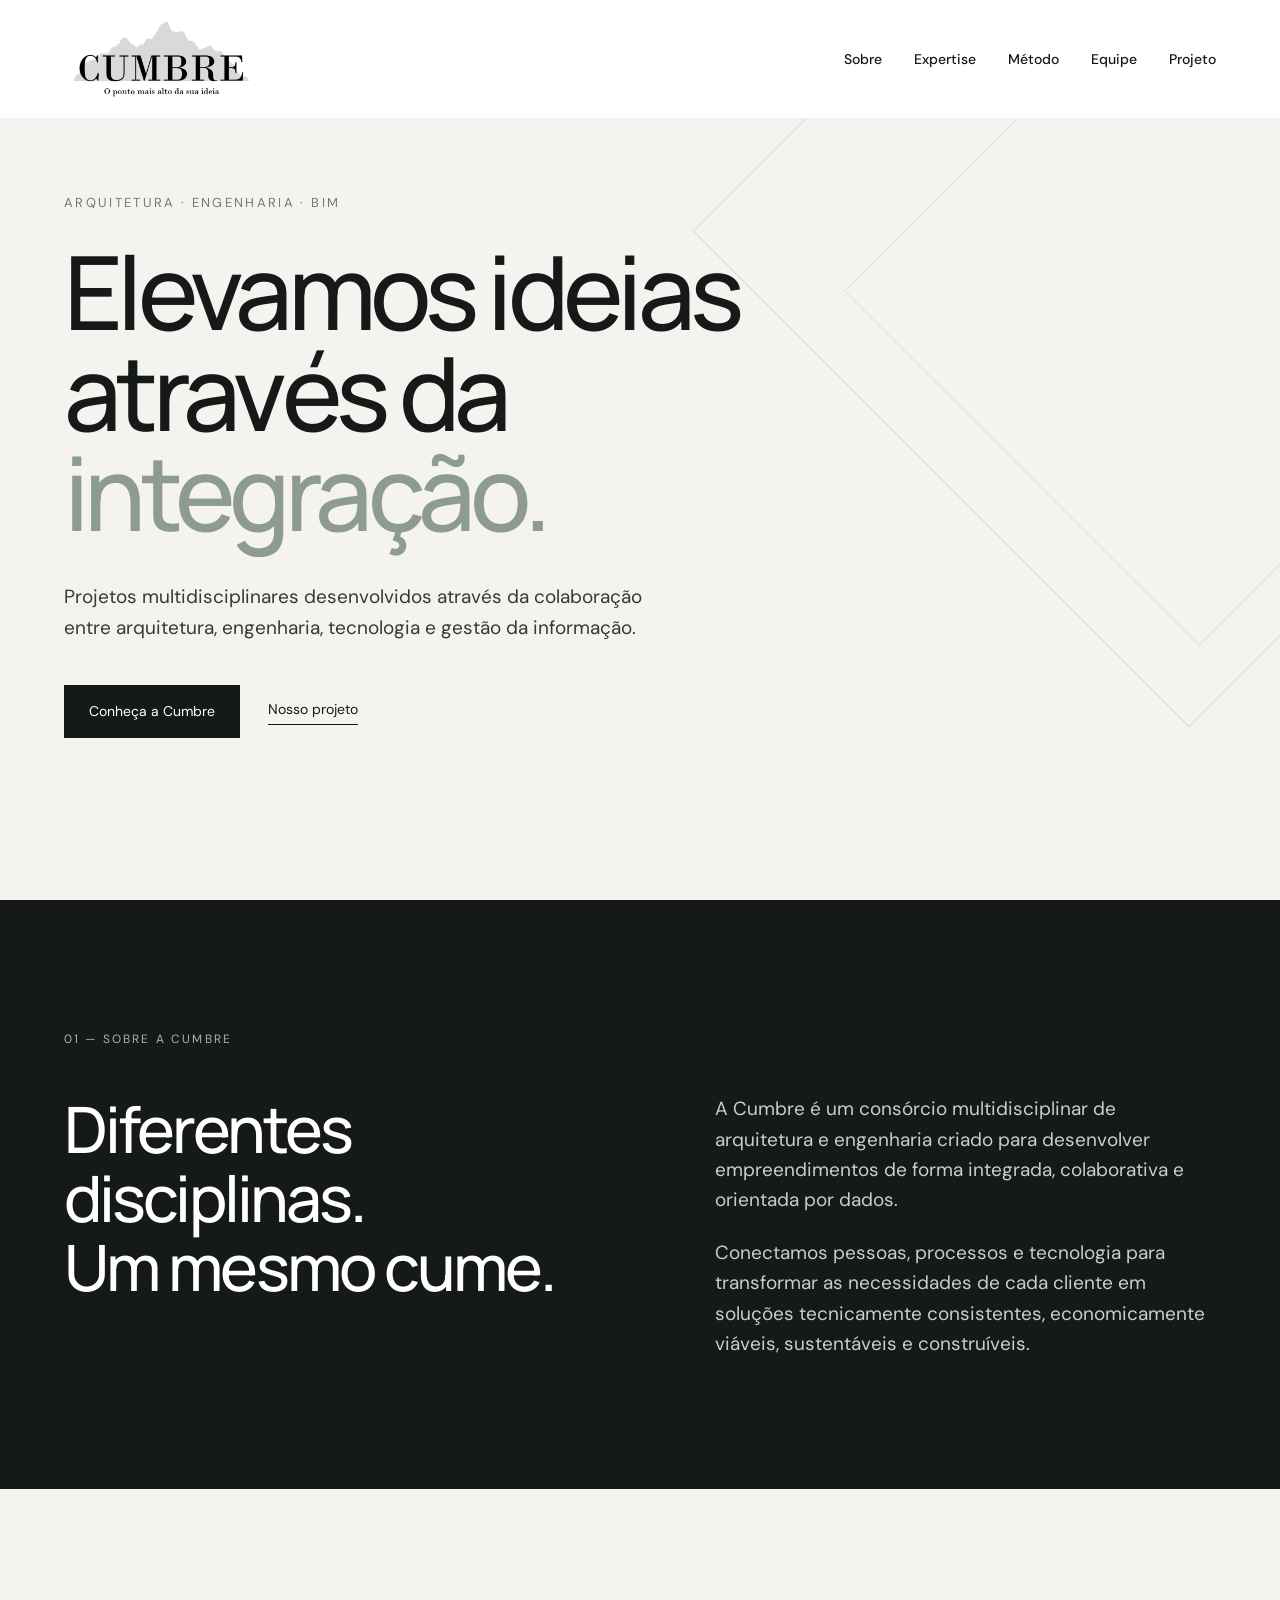
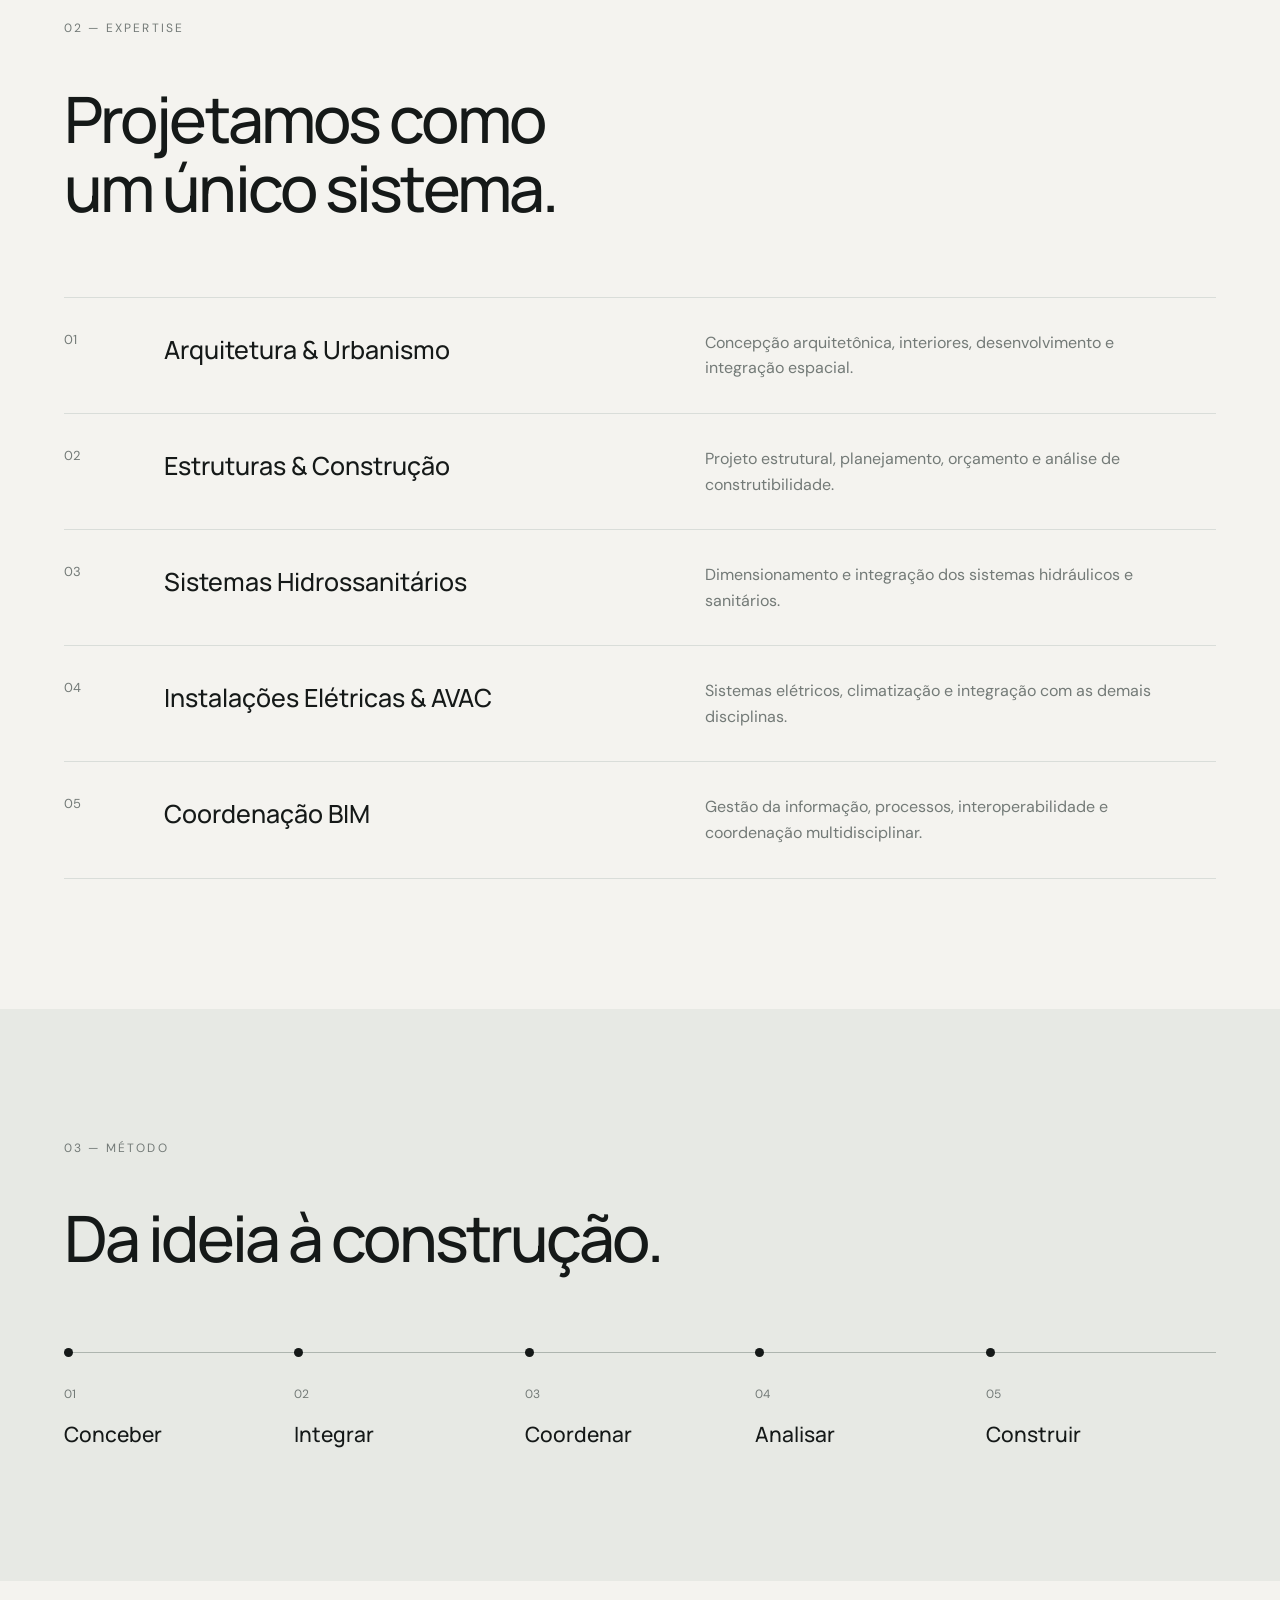
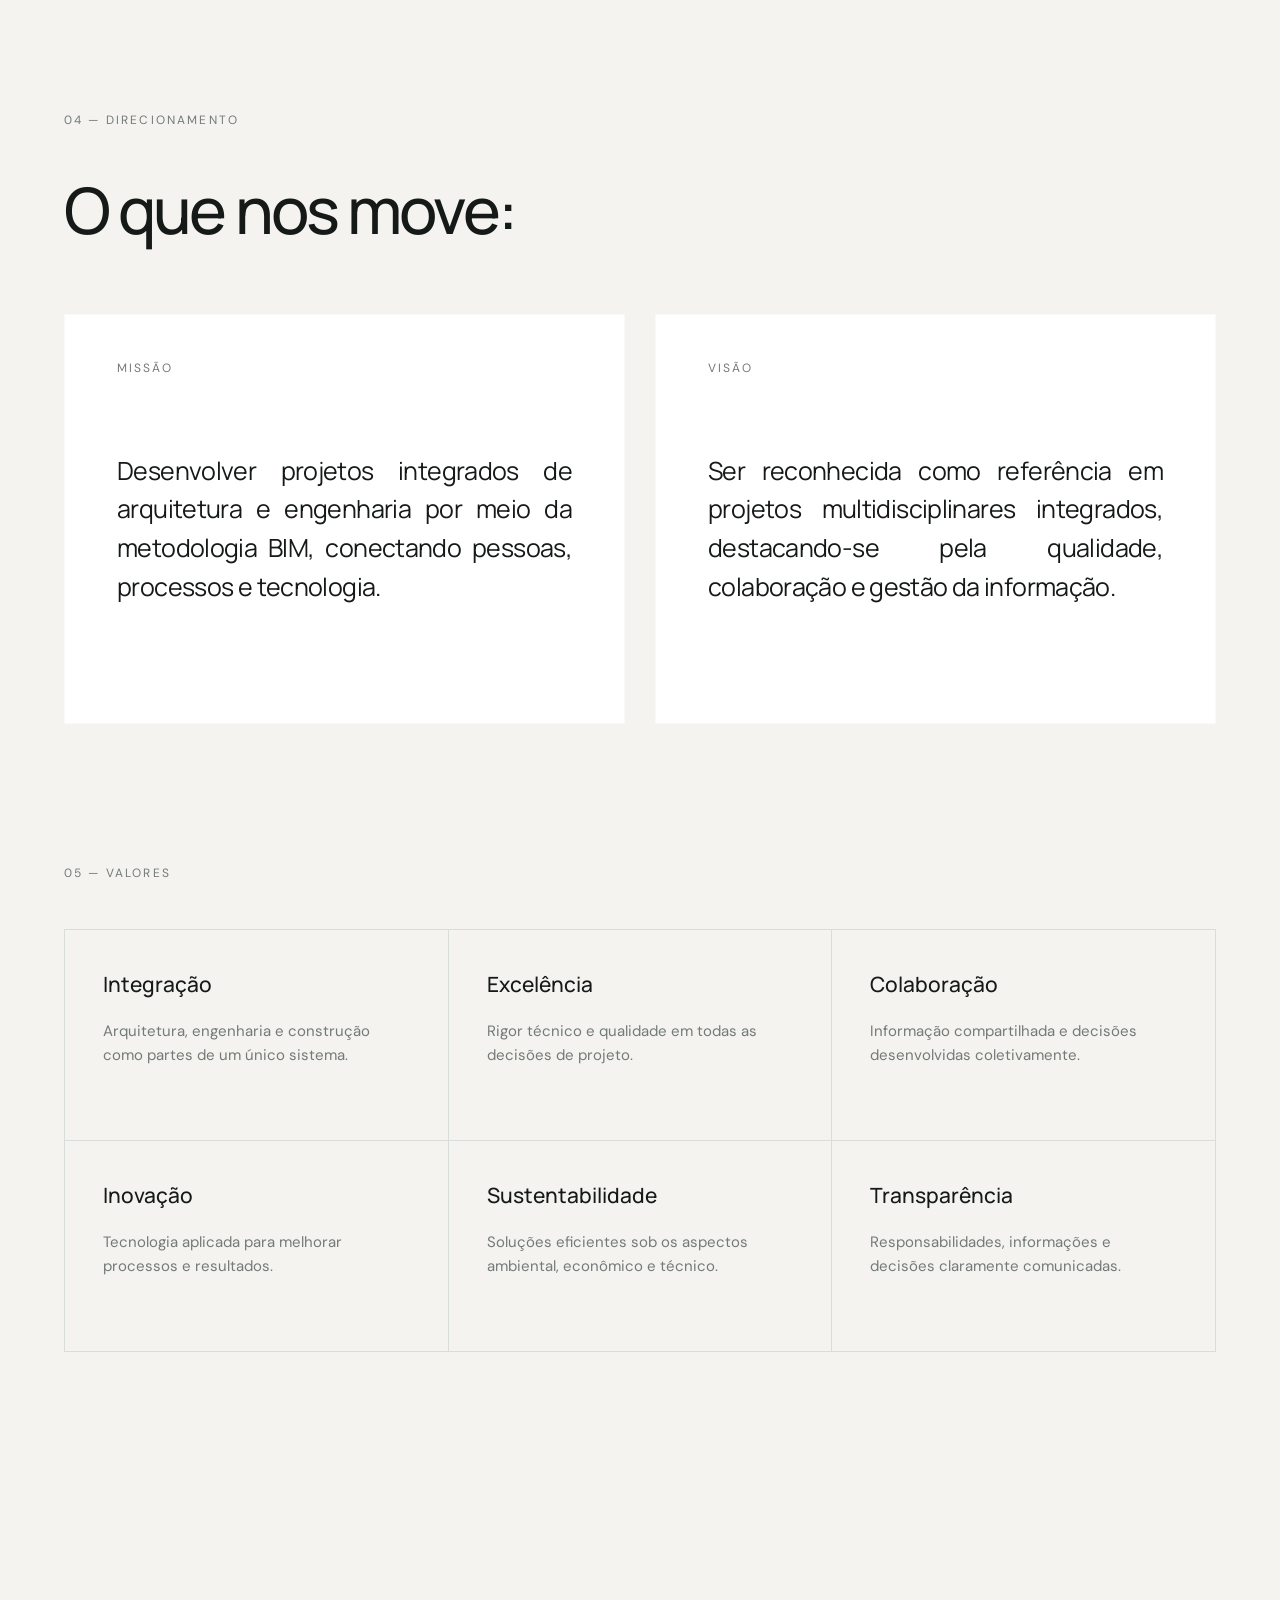
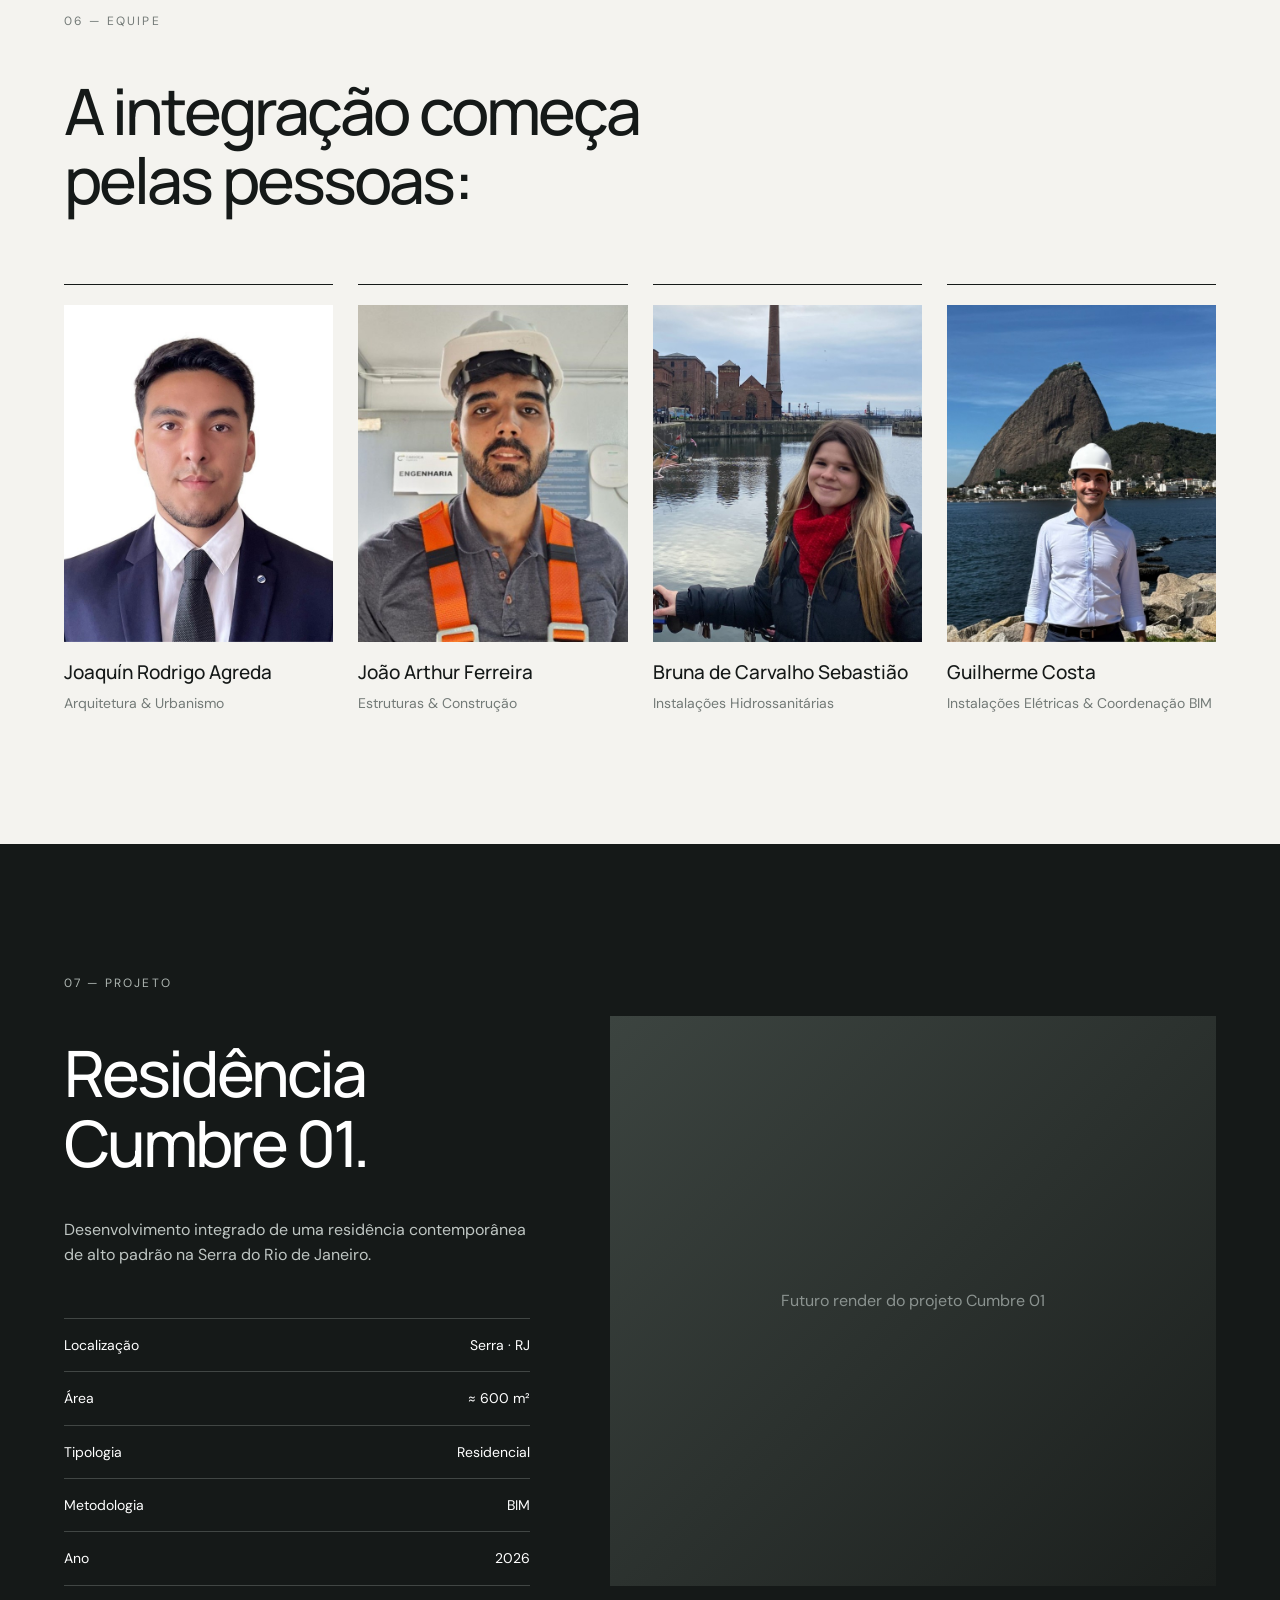
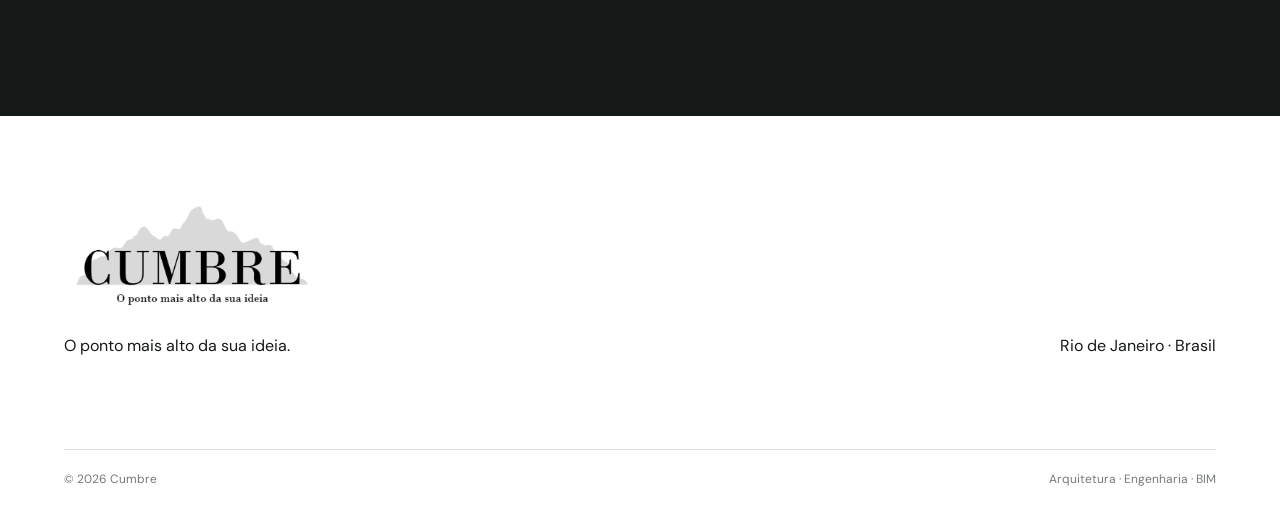
<file: index.html>
<!DOCTYPE html>
<html lang="pt-BR">

<head>
    <meta charset="UTF-8">
    <meta name="viewport" content="width=device-width, initial-scale=1.0">

    <title>Cumbre | Projetos Integrados BIM</title>

    <meta
        name="description"
        content="Cumbre — Consórcio multidisciplinar de arquitetura, engenharia e coordenação BIM."
    >

    <link rel="preconnect" href="https://fonts.googleapis.com">
    <link rel="preconnect" href="https://fonts.gstatic.com" crossorigin>

    <link
        href="https://fonts.googleapis.com/css2?family=DM+Sans:wght@400;500;600&family=Manrope:wght@400;500;600;700&display=swap"
        rel="stylesheet"
    >

    <style>

        /* =========================
           CONFIGURAÇÕES GERAIS
        ========================== */

        :root {
            --bg: #f4f3ef;
            --surface: #ffffff;
            --dark: #151918;
            --text: #343a38;
            --muted: #737a77;
            --line: #d9ddd9;
            --accent: #8d9b90;

            --max-width: 1240px;
        }

        * {
            margin: 0;
            padding: 0;
            box-sizing: border-box;
        }

        html {
            scroll-behavior: smooth;
        }

        body {
            background: var(--bg);
            color: var(--dark);
            font-family: "DM Sans", sans-serif;
            line-height: 1.6;
        }

        img {
            max-width: 100%;
        }

        a {
            text-decoration: none;
            color: inherit;
        }

        .container {
            width: min(90%, var(--max-width));
            margin: auto;
        }


        /* =========================
           MENU
        ========================== */

     header {
    position: fixed;
    top: 0;
    left: 0;
    width: 100%;
    z-index: 1000;

    background: #ffffff;

    border-bottom: 1px solid rgba(0,0,0,0.06);
}

       nav {
    min-height: 118px;

    display: flex;
    align-items: center;
    justify-content: space-between;

    background: #ffffff;
}

        .logo {
            display: flex;
            align-items: center;
        }

        .logo img {
            width: 190px;
            height: auto;
            display: block;
        }

        .nav-links {
            display: flex;
            gap: 32px;

            font-size: 14px;
            font-weight: 500;
        }

        .nav-links a {
            position: relative;
        }

        .nav-links a::after {
            content: "";

            position: absolute;
            bottom: -7px;
            left: 0;

            width: 0;
            height: 1px;

            background: var(--dark);

            transition: width 0.25s ease;
        }

        .nav-links a:hover::after {
            width: 100%;
        }
/* =========================
   DROPDOWN PROJETO
========================== */

.nav-dropdown {
    position: relative;
}

.nav-project {
    display: block;
}

.dropdown-menu {
    position: absolute;

    top: calc(100% + 7px);
    left: 50%;

    transform: translate(-50%, 8px);

    min-width: 190px;

    padding: 10px 0;

    background: #ffffff;

    border: 1px solid rgba(0,0,0,0.08);

    box-shadow: 0 12px 35px rgba(0,0,0,0.08);

    opacity: 0;
    visibility: hidden;

    transition:
        opacity 0.2s ease,
        transform 0.2s ease,
        visibility 0.2s ease;

    z-index: 2000;
}

.dropdown-menu a {
    display: block;

    padding: 11px 20px;

    color: var(--dark);

    font-size: 13px;

    white-space: nowrap;

    transition:
        background 0.2s ease,
        padding-left 0.2s ease;
}

.dropdown-menu a::after {
    display: none;
}

.dropdown-menu a:hover {
    background: #f4f3ef;

    padding-left: 24px;
}

.nav-dropdown:hover .dropdown-menu,
.nav-dropdown:focus-within .dropdown-menu {
    opacity: 1;
    visibility: visible;

    transform: translate(-50%, 0);
}

        /* =========================
           HERO
        ========================== */

        .hero {
            min-height: 100vh;

            padding-top: 160px;

            display: flex;
            align-items: center;

            position: relative;
            overflow: hidden;
        }

        .hero::before {
            content: "";

            position: absolute;

            width: 700px;
            height: 700px;

            right: -260px;
            top: -120px;

            border: 1px solid rgba(0,0,0,0.10);

            transform: rotate(45deg);
        }

        .hero::after {
            content: "";

            position: absolute;

            width: 500px;
            height: 500px;

            right: -170px;
            top: 40px;

            border: 1px solid rgba(0,0,0,0.08);

            transform: rotate(45deg);
        }

        .hero-content {
            position: relative;
            z-index: 2;

            max-width: 980px;
        }

        .eyebrow {
            font-size: 13px;
            text-transform: uppercase;

            letter-spacing: 0.18em;

            color: var(--muted);

            margin-bottom: 28px;
        }

        .hero h1 {
            font-family: "Manrope", sans-serif;

            font-size: clamp(54px, 8vw, 110px);

            line-height: 0.98;

            letter-spacing: -0.055em;

            font-weight: 500;

            max-width: 1000px;
        }

        .hero h1 span {
            color: var(--accent);
        }

        .hero-description {
            max-width: 610px;

            margin-top: 40px;

            font-size: 19px;

            color: var(--text);
        }

        .hero-actions {
            margin-top: 42px;

            display: flex;
            align-items: center;

            gap: 28px;
        }

        .button {
            display: inline-flex;

            align-items: center;
            justify-content: center;

            padding: 15px 25px;

            background: var(--dark);
            color: #ffffff;

            font-size: 14px;

            transition: transform 0.2s ease,
                        background 0.2s ease;
        }

        .button:hover {
            transform: translateY(-2px);
            background: var(--accent);
        }

        .text-link {
            font-size: 14px;

            border-bottom: 1px solid var(--dark);

            padding-bottom: 3px;
        }


        /* =========================
           SEÇÕES
        ========================== */

        section {
            padding: 130px 0;
        }

        .section-label {
            font-size: 12px;

            text-transform: uppercase;

            letter-spacing: 0.18em;

            color: var(--muted);

            margin-bottom: 45px;
        }

        .section-title {
            font-family: "Manrope", sans-serif;

            font-size: clamp(38px, 5vw, 66px);

            font-weight: 500;

            letter-spacing: -0.045em;

            line-height: 1.08;
        }


        /* =========================
           SOBRE
        ========================== */

        .about {
            background: var(--dark);
            color: #ffffff;
        }

        .about .section-label {
            color: #aab1ae;
        }

        .about-grid {
            display: grid;

            grid-template-columns: 1.1fr 1fr;

            gap: 100px;

            align-items: start;
        }

        .about-text {
            font-size: 19px;

            color: #c9cecc;

            max-width: 600px;
        }

        .about-text p + p {
            margin-top: 22px;
        }


        /* =========================
           SERVIÇOS
        ========================== */

        .services-grid {
            margin-top: 75px;

            border-top: 1px solid var(--line);
        }

        .service {
            display: grid;

            grid-template-columns: 70px 1fr 1fr;

            gap: 30px;

            padding: 32px 0;

            border-bottom: 1px solid var(--line);
        }

        .service-number {
            color: var(--muted);

            font-size: 13px;
        }

        .service h3 {
            font-family: "Manrope", sans-serif;

            font-size: 25px;

            font-weight: 500;
        }

        .service p {
            color: var(--muted);

            max-width: 460px;
        }


        /* =========================
           MÉTODO
        ========================== */

        .method {
            background: #e7e9e4;
        }

        .method-line {
            margin-top: 80px;

            display: grid;

            grid-template-columns: repeat(5, 1fr);

            border-top: 1px solid #aeb5af;
        }

        .method-step {
            padding: 27px 20px 0 0;

            position: relative;
        }

        .method-step::before {
            content: "";

            width: 9px;
            height: 9px;

            background: var(--dark);

            border-radius: 50%;

            position: absolute;

            top: -5px;
            left: 0;
        }

        .method-step span {
            font-size: 12px;

            color: var(--muted);
        }

        .method-step h3 {
            margin-top: 12px;

            font-family: "Manrope", sans-serif;

            font-size: 21px;

            font-weight: 500;
        }

/* =========================
   MISSÃO / VISÃO
========================== */

.direction {
    background: var(--bg);
}


.principles-grid {

    display: grid;

    grid-template-columns: repeat(2, 1fr);

    gap: 30px;

    margin-top: 70px;
}


.principle {

    min-height: 410px;

    background: var(--surface);

    padding: 44px 52px;

    display: grid;

    grid-template-rows: auto 1fr;

    border: 1px solid rgba(0, 0, 0, 0.025);
}


.principle-label {

    font-size: 12px;

    letter-spacing: 0.17em;

    text-transform: uppercase;

    color: var(--muted);
}


.principle-content {

    display: flex;

    align-items: center;

    width: 100%;
}


.principle-content p {

    width: 100%;

    margin: 0;

    font-family: "Manrope", sans-serif;

    font-size: 25px;

    font-weight: 400;

    line-height: 1.55;

    letter-spacing: -0.025em;

    text-align: justify;

    text-justify: inter-word;
}


        /* =========================
           VALORES
        ========================== */

        .values {
            padding-top: 10px;
        }

        .values-grid {
            display: grid;

            grid-template-columns: repeat(3, 1fr);

            gap: 1px;

            background: var(--line);

            border: 1px solid var(--line);
        }

        .value {
            background: var(--bg);

            padding: 38px;

            min-height: 210px;
        }

        .value h3 {
            font-family: "Manrope", sans-serif;

            font-size: 21px;

            font-weight: 500;

            margin-bottom: 18px;
        }

        .value p {
            color: var(--muted);

            font-size: 15px;
        }


        /* =========================
           PROJETO
        ========================== */

        .project {
            background: var(--dark);
            color: white;
        }

        .project-layout {
            display: grid;

            grid-template-columns: 1fr 1.3fr;

            gap: 80px;

            align-items: end;
        }

        .project .section-label {
            color: #aeb6b2;
        }

        .project-details {
            margin-top: 40px;

            color: #bfc6c3;
        }

        .project-info {
            border-top: 1px solid #414644;

            margin-top: 50px;
        }

        .project-info div {
            display: flex;

            justify-content: space-between;

            padding: 15px 0;

            border-bottom: 1px solid #414644;

            font-size: 14px;
        }

        .project-image {
            min-height: 570px;

            background:
                linear-gradient(
                    135deg,
                    #3c4440,
                    #1b1f1d
                );

            display: flex;

            align-items: center;
            justify-content: center;

            padding: 50px;

            color: #8b9390;

            text-align: center;
        }
.project-link {
    position: relative;
    overflow: hidden;

    cursor: pointer;

    text-decoration: none;
}


.project-link span {
    position: relative;
    z-index: 1;
}


.project-overlay {
    position: absolute;

    inset: 0;

    display: flex;

    align-items: center;
    justify-content: center;

    background: rgba(15, 18, 16, 0.72);

    color: #ffffff;

    font-size: 14px;

    letter-spacing: 0.08em;

    text-transform: uppercase;

    opacity: 0;

    transition: opacity 0.3s ease;
}


.project-link:hover .project-overlay {
    opacity: 1;
}

        /* =========================
           EQUIPE
        ========================== */

       .team-grid {
    display: grid;
    grid-template-columns: repeat(4, 1fr);
    gap: 25px;
    margin-top: 70px;
}

.team-member {
    border-top: 1px solid var(--dark);
    padding-top: 20px;
}

.team-photo {
    width: 100%;
    aspect-ratio: 4 / 5;
    object-fit: cover;
    display: block;
    margin-bottom: 18px;
    background: #e9e9e9;
}

.team-member h3 {
    font-family: "Manrope", sans-serif;
    font-size: 19px;
    font-weight: 500;
    margin-bottom: 8px;
    line-height: 1.35;
}

.team-member p {
    color: var(--muted);
    font-size: 14px;
    line-height: 1.5;
}

      /* =========================
   FOOTER
========================== */

footer {
    background: #ffffff;
    color: var(--dark);
    padding: 80px 0 35px;
}

.footer-top {
    display: flex;
    justify-content: space-between;
    align-items: flex-end;
    margin-bottom: 90px;
}

.footer-logo-box {
    background: transparent;
    padding: 0;
}

.footer-logo-box img {
    width: 250px;
    height: auto;
    display: block;
}

.footer-tagline {
    color: var(--text);
    margin-top: 18px;
}

.footer-top p {
    color: var(--dark);
}

.footer-bottom {
    border-top: 1px solid rgba(0,0,0,0.12);
    padding-top: 20px;
    display: flex;
    justify-content: space-between;
    color: var(--muted);
    font-size: 12px;
}

        /* =========================
           RESPONSIVO
        ========================== */

        @media (max-width: 900px) {

            .nav-links {
                display: none;
            }

            .about-grid,
            .project-layout,
            .principles-grid {
                grid-template-columns: 1fr;
            }

            .service {
                grid-template-columns: 45px 1fr;
            }

            .service p {
                grid-column: 2;
            }

            .method-line {
                grid-template-columns: 1fr;
                border-top: none;
            }

            .method-step {
                border-top: 1px solid #aeb5af;

                padding: 25px 0;
            }

            .method-step::before {
                display: none;
            }

            .values-grid,
            .team-grid {
                grid-template-columns: 1fr 1fr;
            }

        }

        @media (max-width: 600px) {

            section {
                padding: 90px 0;
            }

            .hero h1 {
                font-size: 53px;
            }

            .hero-description {
                font-size: 17px;
            }

            .values-grid,
            .team-grid {
                grid-template-columns: 1fr;
            }

            .footer-top,
            .footer-bottom {
                flex-direction: column;

                align-items: flex-start;

                gap: 20px;
            }

        }

    </style>
</head>


<body>


<header>

    <div class="container">

        <nav>

            <a href="#inicio" class="logo">

                <img
                    src="./assets/images/logo-cumbre.png"
                    alt="Cumbre — O ponto mais alto da sua ideia"
                >

            </a>

            <div class="nav-links">
                <a href="#sobre">Sobre</a>
                <a href="#expertise">Expertise</a>
                <a href="#metodo">Método</a>
                <a href="#equipe">Equipe</a>
            <div class="nav-dropdown">
                 <a href="./projeto.html" class="nav-project">
        Projeto
    </a>

                <div class="dropdown-menu">

        <a href="./implantacao.html">
            Implantação
        </a>

        <a href="./referencias.html">
            Referências
        </a>

    </div>

</div>
                
               
            </div>

        </nav>

    </div>

</header>


<main>


<!-- HERO -->

<section class="hero" id="inicio">

    <div class="container">

        <div class="hero-content">

            <p class="eyebrow">
                Arquitetura · Engenharia · BIM
            </p>

            <h1>
                Elevamos ideias<br>
                através da<br>
                <span>integração.</span>
            </h1>

            <p class="hero-description">
                Projetos multidisciplinares desenvolvidos através da colaboração
                entre arquitetura, engenharia, tecnologia e gestão da informação.
            </p>

            <div class="hero-actions">

                <a href="#sobre" class="button">
                    Conheça a Cumbre
                </a>

                <a href="#projeto" class="text-link">
                    Nosso projeto
                </a>

            </div>

        </div>

    </div>

</section>



<!-- SOBRE -->

<section class="about" id="sobre">

    <div class="container">

        <p class="section-label">
            01 — Sobre a Cumbre
        </p>

        <div class="about-grid">

            <h2 class="section-title">
                Diferentes disciplinas.<br>
                Um mesmo cume.
            </h2>

            <div class="about-text">

                <p>
                    A Cumbre é um consórcio multidisciplinar de
                    arquitetura e engenharia criado para desenvolver
                    empreendimentos de forma integrada, colaborativa
                    e orientada por dados.
                </p>

                <p>
                    Conectamos pessoas, processos e tecnologia para
                    transformar as necessidades de cada cliente em
                    soluções tecnicamente consistentes, economicamente
                    viáveis, sustentáveis e construíveis.
                </p>

            </div>

        </div>

    </div>

</section>



<!-- EXPERTISE -->

<section id="expertise">

    <div class="container">

        <p class="section-label">
            02 — Expertise
        </p>

        <h2 class="section-title">
            Projetamos como<br>
            um único sistema.
        </h2>


        <div class="services-grid">


            <div class="service">

                <span class="service-number">01</span>

                <h3>Arquitetura & Urbanismo</h3>

                <p>
                    Concepção arquitetônica, interiores,
                    desenvolvimento e integração espacial.
                </p>

            </div>


            <div class="service">

                <span class="service-number">02</span>

                <h3>Estruturas & Construção</h3>

                <p>
                    Projeto estrutural, planejamento,
                    orçamento e análise de construtibilidade.
                </p>

            </div>


            <div class="service">

                <span class="service-number">03</span>

                <h3>Sistemas Hidrossanitários</h3>

                <p>
                    Dimensionamento e integração dos
                    sistemas hidráulicos e sanitários.
                </p>

            </div>


            <div class="service">

                <span class="service-number">04</span>

                <h3>Instalações Elétricas & AVAC</h3>

                <p>
                    Sistemas elétricos, climatização
                    e integração com as demais disciplinas.
                </p>

            </div>


            <div class="service">

                <span class="service-number">05</span>

                <h3>Coordenação BIM</h3>

                <p>
                    Gestão da informação, processos,
                    interoperabilidade e coordenação
                    multidisciplinar.
                </p>

            </div>


        </div>

    </div>

</section>



<!-- MÉTODO -->

<section class="method" id="metodo">

    <div class="container">

        <p class="section-label">
            03 — Método
        </p>

        <h2 class="section-title">
            Da ideia à construção.
        </h2>


        <div class="method-line">

            <div class="method-step">
                <span>01</span>
                <h3>Conceber</h3>
            </div>

            <div class="method-step">
                <span>02</span>
                <h3>Integrar</h3>
            </div>

            <div class="method-step">
                <span>03</span>
                <h3>Coordenar</h3>
            </div>

            <div class="method-step">
                <span>04</span>
                <h3>Analisar</h3>
            </div>

            <div class="method-step">
                <span>05</span>
                <h3>Construir</h3>
            </div>

        </div>

    </div>

</section>



<!-- MISSÃO / VISÃO -->

<section>

      <div class="container">

        <p class="section-label">
            04 — Direcionamento
        </p>

        <h2 class="section-title">
            O que nos move:
        </h2>

        <div class="principles-grid">

            <article class="principle">

                <span class="principle-label">
                    Missão
                </span>

                <div class="principle-content">

                    <p>
                        Desenvolver projetos integrados de arquitetura e engenharia
                        por meio da metodologia BIM, conectando pessoas, processos
                        e tecnologia.
                    </p>

                </div>

            </article>


            <article class="principle">

                <span class="principle-label">
                    Visão
                </span>

                <div class="principle-content">

                    <p>
                        Ser reconhecida como referência em projetos multidisciplinares
                        integrados, destacando-se pela qualidade, colaboração e gestão
                        da informação.
                    </p>

                </div>

            </article>

        </div>

    </div>

</section>



<!-- VALORES -->

<section class="values">

    <div class="container">

        <p class="section-label">
            05 — Valores
        </p>

        <div class="values-grid">

            <div class="value">
                <h3>Integração</h3>
                <p>
                    Arquitetura, engenharia e construção
                    como partes de um único sistema.
                </p>
            </div>

            <div class="value">
                <h3>Excelência</h3>
                <p>
                    Rigor técnico e qualidade em
                    todas as decisões de projeto.
                </p>
            </div>

            <div class="value">
                <h3>Colaboração</h3>
                <p>
                    Informação compartilhada e decisões
                    desenvolvidas coletivamente.
                </p>
            </div>

            <div class="value">
                <h3>Inovação</h3>
                <p>
                    Tecnologia aplicada para melhorar
                    processos e resultados.
                </p>
            </div>

            <div class="value">
                <h3>Sustentabilidade</h3>
                <p>
                    Soluções eficientes sob os aspectos
                    ambiental, econômico e técnico.
                </p>
            </div>

            <div class="value">
                <h3>Transparência</h3>
                <p>
                    Responsabilidades, informações e
                    decisões claramente comunicadas.
                </p>
            </div>

        </div>

    </div>

</section>


<!-- EQUIPE -->

<section id="equipe">

    <div class="container">

        <p class="section-label">
            06 — Equipe
        </p>

        <h2 class="section-title">
            A integração começa<br>
            pelas pessoas:
        </h2>


        <div class="team-grid">

    <article class="team-member">

        <img
            class="team-photo"
            src="./assets/images/joaquin-agreda.jpeg"
            alt="Foto de Joaquín Rodrigo Agreda"
        >

        <h3>Joaquín Rodrigo Agreda</h3>
        <p>Arquitetura & Urbanismo</p>

    </article>


    <article class="team-member">

        <img
            class="team-photo"
            src="./assets/images/joao-arthur.jpeg"
            alt="Foto de João Arthur Ferreira"
        >

        <h3>João Arthur Ferreira</h3>
        <p>Estruturas & Construção</p>

    </article>


    <article class="team-member">

        <img
            class="team-photo"
            src="./assets/images/bruna-sebastiao.jpeg"
            alt="Foto de Bruna de Carvalho Sebastião"
        >

        <h3>Bruna de Carvalho Sebastião</h3>
        <p>Instalações Hidrossanitárias</p>

    </article>


    <article class="team-member">

        <img
            class="team-photo"
            src="./assets/images/guilherme-costa.jpeg"
            alt="Foto de Guilherme Pereira da Costa"
        >

        <h3>Guilherme Costa</h3>
        <p>Instalações Elétricas & Coordenação BIM</p>

    </article>

</div>

</section>


</main>

<!-- PROJETO -->

<section class="project" id="projeto">

    <div class="container">

        <div class="project-layout">

            <div>

                <p class="section-label">
                    07 — Projeto
                </p>

                <h2 class="section-title">
                    Residência<br>
                    Cumbre 01.
                </h2>

                <p class="project-details">
                    Desenvolvimento integrado de uma residência
                    contemporânea de alto padrão na Serra do
                    Rio de Janeiro.
                </p>


                <div class="project-info">

                    <div>
                        <span>Localização</span>
                        <span>Serra · RJ</span>
                    </div>

                    <div>
                        <span>Área</span>
                        <span>≈ 600 m²</span>
                    </div>

                    <div>
                        <span>Tipologia</span>
                        <span>Residencial</span>
                    </div>

                    <div>
                        <span>Metodologia</span>
                        <span>BIM</span>
                    </div>

                    <div>
                        <span>Ano</span>
                        <span>2026</span>
                    </div>

                </div>

            </div>


           <a href="./projeto.html" class="project-image project-link">

                <span>
                    Futuro render do projeto Cumbre 01
                </span>

            <div class="project-overlay">
                    Ver projeto →
            </div>

           </a>


        </div>

    </div>

</section>

<footer>

    <div class="container">

        <div class="footer-top">

            <div>

                <div class="footer-logo-box">

                    <img
                        src="./assets/images/logo-cumbre.png"
                        alt="Cumbre — O ponto mais alto da sua ideia"
                    >

                </div>

                <p class="footer-tagline">
                    O ponto mais alto da sua ideia.
                </p>

            </div>

            <p>
                Rio de Janeiro · Brasil
            </p>

        </div>


        <div class="footer-bottom">

            <span>
                © 2026 Cumbre
            </span>

            <span>
                Arquitetura · Engenharia · BIM
            </span>

        </div>

    </div>

</footer>


</body>
</html>
</file>
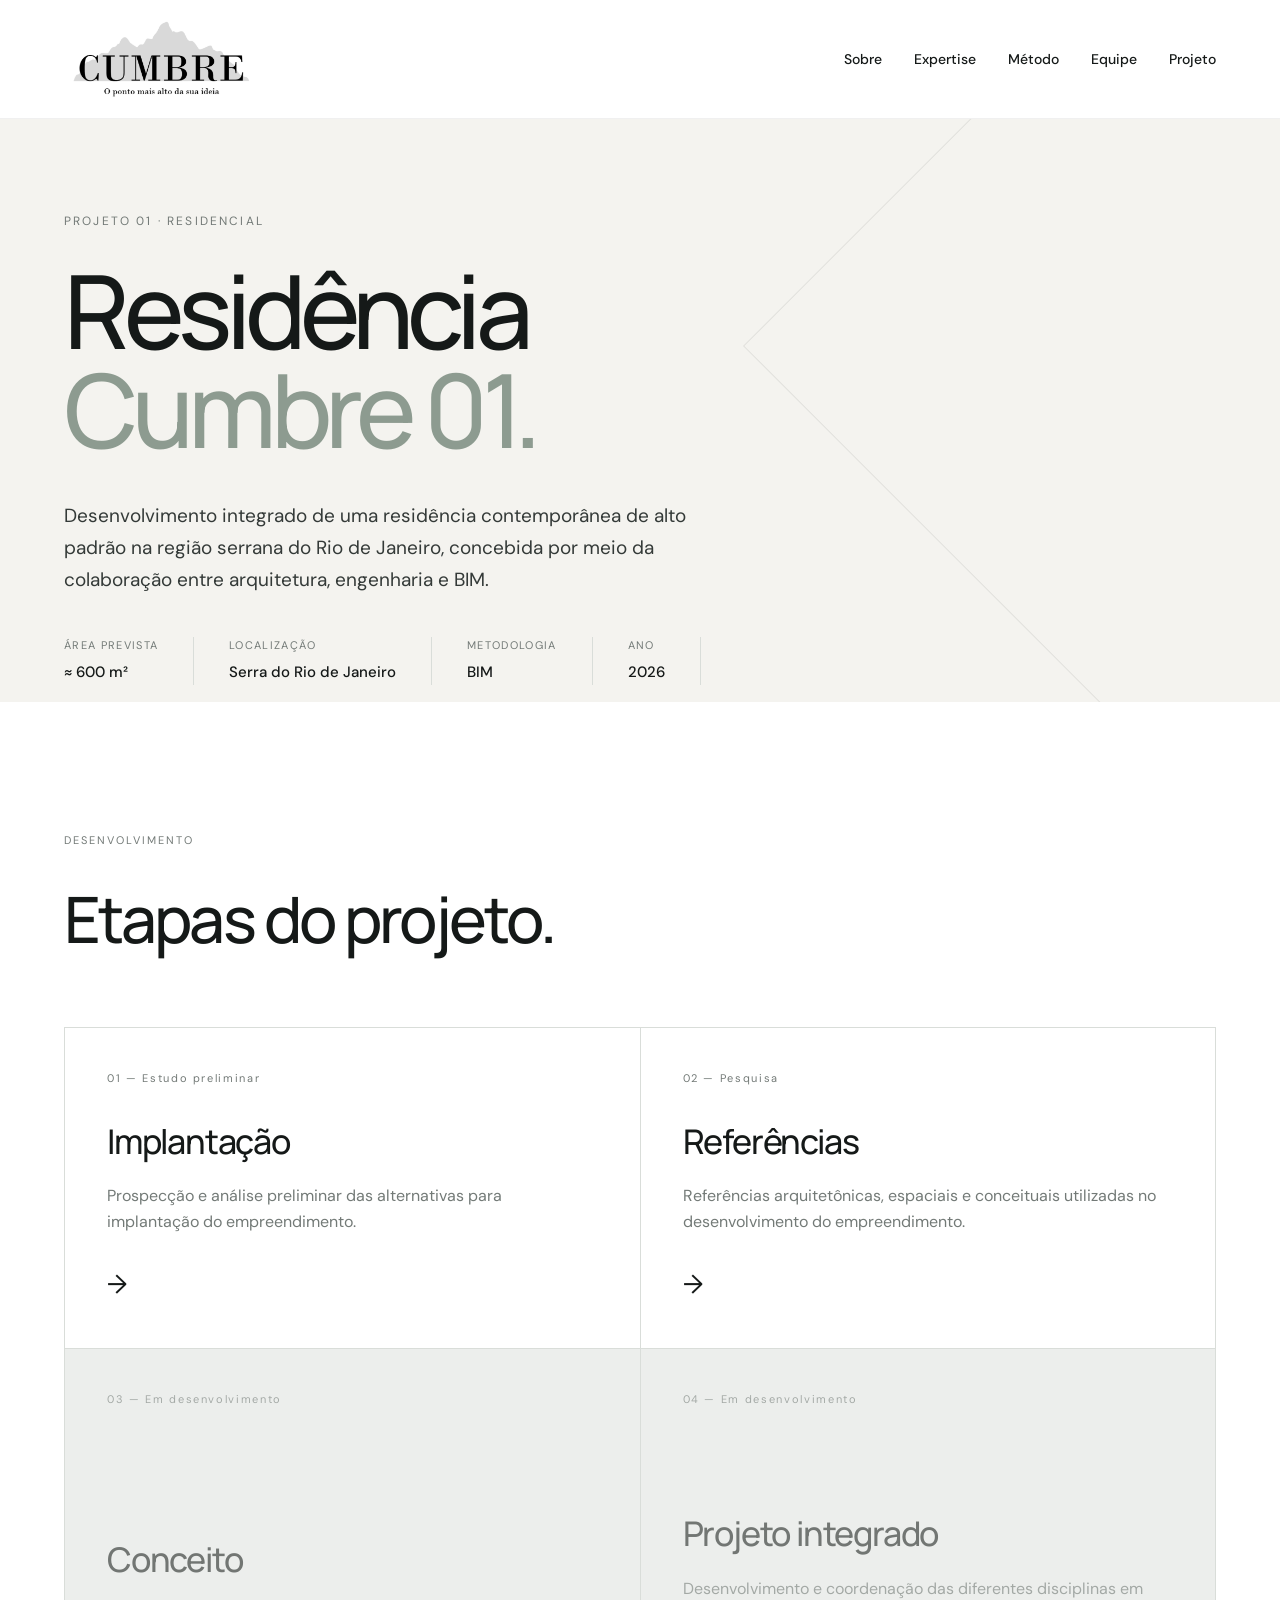
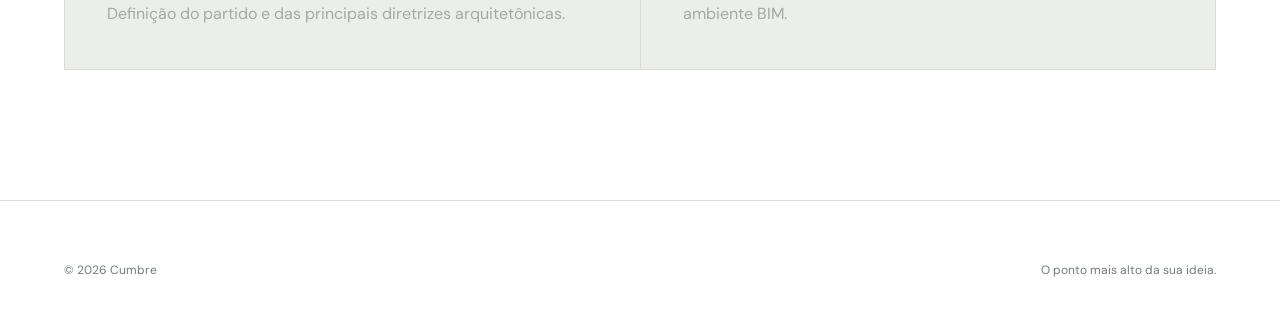
<file: projeto.html>
<!DOCTYPE html>

<html lang="pt-BR">

<head>

<meta charset="UTF-8">

<meta name="viewport" content="width=device-width, initial-scale=1.0">

<title>Projeto | Cumbre</title>


<link rel="preconnect" href="https://fonts.googleapis.com">

<link rel="preconnect"
href="https://fonts.gstatic.com"
crossorigin>

<link
href="https://fonts.googleapis.com/css2?family=DM+Sans:wght@400;500;600&family=Manrope:wght@400;500;600&display=swap"
rel="stylesheet">


<style>

:root {

    --bg: #f4f3ef;
    --white: #ffffff;

    --dark: #151918;
    --text: #343a38;
    --muted: #737a77;

    --accent: #8d9b90;

    --line: #d9ddd9;

    --max-width: 1240px;
}


* {
    margin: 0;
    padding: 0;
    box-sizing: border-box;
}


html {
    scroll-behavior: smooth;
}


body {

    font-family: "DM Sans", sans-serif;

    background: var(--bg);

    color: var(--dark);

    line-height: 1.6;
}


a {

    color: inherit;

    text-decoration: none;
}


img {

    display: block;

    max-width: 100%;
}


.container {

    width: min(90%, var(--max-width));

    margin: auto;
}


/* =========================
   HEADER
========================== */

header {

    position: fixed;

    top: 0;
    left: 0;

    width: 100%;

    z-index: 1000;

    background: #ffffff;

    border-bottom: 1px solid rgba(0,0,0,0.06);
}


nav {

    min-height: 118px;

    display: flex;

    align-items: center;

    justify-content: space-between;
}


.logo img {

    width: 190px;

    height: auto;
}


.nav-links {

    display: flex;

    align-items: center;

    gap: 32px;

    font-size: 14px;

    font-weight: 500;
}


.nav-links > a,
.nav-project {

    position: relative;
}


.nav-links > a::after,
.nav-project::after {

    content: "";

    position: absolute;

    bottom: -7px;
    left: 0;

    width: 0;

    height: 1px;

    background: var(--dark);

    transition: width .25s ease;
}


.nav-links > a:hover::after,
.nav-project:hover::after {

    width: 100%;
}


/* DROPDOWN */

.nav-dropdown {

    position: relative;
}


.dropdown-menu {

    position: absolute;

    top: calc(100% + 7px);
    left: 50%;

    transform: translate(-50%, 8px);

    min-width: 190px;

    padding: 10px 0;

    background: #ffffff;

    border: 1px solid rgba(0,0,0,.08);

    box-shadow: 0 12px 35px rgba(0,0,0,.08);

    opacity: 0;

    visibility: hidden;

    transition: .2s ease;

    z-index: 2000;
}


.dropdown-menu a {

    display: block;

    padding: 11px 20px;

    font-size: 13px;

    white-space: nowrap;
}


.dropdown-menu a:hover {

    background: var(--bg);
}


.nav-dropdown:hover .dropdown-menu,
.nav-dropdown:focus-within .dropdown-menu {

    opacity: 1;

    visibility: visible;

    transform: translate(-50%, 0);
}


/* =========================
   HERO DO PROJETO
========================== */

.project-hero {

    min-height: 78vh;

    padding-top: 195px;

    display: flex;

    align-items: center;

    position: relative;

    overflow: hidden;
}


.project-hero::after {

    content: "";

    position: absolute;

    width: 650px;
    height: 650px;

    right: -250px;
    top: 20px;

    border: 1px solid rgba(0,0,0,.08);

    transform: rotate(45deg);
}


.eyebrow {

    margin-bottom: 30px;

    font-size: 12px;

    color: var(--muted);

    letter-spacing: .18em;

    text-transform: uppercase;
}


.project-hero h1 {

    font-family: "Manrope", sans-serif;

    font-size: clamp(60px, 8vw, 112px);

    line-height: .96;

    letter-spacing: -.06em;

    font-weight: 500;
}


.project-hero h1 span {

    color: var(--accent);
}


.project-description {

    max-width: 650px;

    margin-top: 42px;

    color: var(--text);

    font-size: 19px;

    line-height: 1.7;
}


.project-meta {

    display: flex;

    flex-wrap: wrap;

    gap: 35px;

    margin-top: 40px;
}


.project-meta div {

    padding-right: 35px;

    border-right: 1px solid var(--line);
}


.project-meta span {

    display: block;

    margin-bottom: 5px;

    color: var(--muted);

    font-size: 11px;

    letter-spacing: .12em;

    text-transform: uppercase;
}


.project-meta strong {

    font-size: 15px;

    font-weight: 500;
}


/* =========================
   ETAPAS
========================== */

.stages {

    padding: 130px 0;

    background: #ffffff;
}


.section-label {

    margin-bottom: 35px;

    color: var(--muted);

    font-size: 11px;

    letter-spacing: .18em;

    text-transform: uppercase;
}


.section-title {

    max-width: 700px;

    font-family: "Manrope", sans-serif;

    font-size: clamp(42px,5vw,68px);

    font-weight: 500;

    letter-spacing: -.045em;

    line-height: 1.05;
}


.stage-grid {

    display: grid;

    grid-template-columns: repeat(2,1fr);

    gap: 1px;

    margin-top: 75px;

    background: var(--line);

    border: 1px solid var(--line);
}


.stage-card {

    min-height: 320px;

    padding: 42px;

    display: flex;

    flex-direction: column;

    justify-content: space-between;

    background: #ffffff;

    transition:
        background .25s ease,
        color .25s ease;
}


.stage-card:hover {

    background: var(--dark);

    color: #ffffff;
}


.stage-number {

    color: var(--muted);

    font-size: 11px;

    letter-spacing: .15em;
}


.stage-card:hover .stage-number,
.stage-card:hover p {

    color: #afb5b1;
}


.stage-card h2 {

    margin-top: auto;

    font-family: "Manrope", sans-serif;

    font-size: 34px;

    font-weight: 500;

    letter-spacing: -.035em;
}


.stage-card p {

    margin-top: 15px;

    max-width: 480px;

    color: var(--muted);

    transition: color .25s ease;
}


.stage-arrow {

    margin-top: 30px;

    font-size: 26px;
}


/* EM BREVE */

.stage-card.disabled {

    cursor: default;

    opacity: .52;
}


.stage-card.disabled:hover {

    background: #ffffff;

    color: var(--dark);
}


/* =========================
   FOOTER
========================== */

footer {

    background: #ffffff;

    padding: 60px 0 30px;

    border-top: 1px solid var(--line);
}


.footer-bottom {

    display: flex;

    justify-content: space-between;

    color: var(--muted);

    font-size: 12px;
}


/* =========================
   RESPONSIVO
========================== */

@media(max-width:800px) {

    .nav-links {

        display: none;
    }


    .stage-grid {

        grid-template-columns: 1fr;
    }


    .project-meta {

        flex-direction: column;

        gap: 15px;
    }


    .project-meta div {

        border-right: none;
    }

}

</style>

</head>



<body>


<header>

<div class="container">

<nav>


<a
href="./index.html"
class="logo">

<img
src="./assets/images/logo-cumbre.png"
alt="Cumbre">

</a>



<div class="nav-links">


<a href="./index.html#sobre">
Sobre
</a>


<a href="./index.html#expertise">
Expertise
</a>


<a href="./index.html#metodo">
Método
</a>

<a href="./index.html#equipe">
Equipe
</a>

<div class="nav-dropdown">


<a
href="./projeto.html"
class="nav-project">

Projeto

</a>


<div class="dropdown-menu">

<a href="./implantacao.html">
Implantação
</a>

<a href="./referencias.html">
Referências
</a>

</div>


</div>


</div>

</nav>

</div>

</header>



<main>


<section class="project-hero">

<div class="container">


<p class="eyebrow">

Projeto 01 · Residencial

</p>


<h1>

Residência<br>

<span>
Cumbre 01.
</span>

</h1>


<p class="project-description">

Desenvolvimento integrado de uma residência
contemporânea de alto padrão na região serrana
do Rio de Janeiro, concebida por meio da
colaboração entre arquitetura, engenharia e BIM.

</p>



<div class="project-meta">


<div>

<span>
Área prevista
</span>

<strong>
≈ 600 m²
</strong>

</div>


<div>

<span>
Localização
</span>

<strong>
Serra do Rio de Janeiro
</strong>

</div>


<div>

<span>
Metodologia
</span>

<strong>
BIM
</strong>

</div>


<div>

<span>
Ano
</span>

<strong>
2026
</strong>

</div>


</div>


</div>

</section>



<section class="stages">

<div class="container">


<p class="section-label">

Desenvolvimento

</p>


<h2 class="section-title">

Etapas do projeto.

</h2>



<div class="stage-grid">


<a
href="./implantacao.html"
class="stage-card">

<span class="stage-number">

01 — Estudo preliminar

</span>


<div>

<h2>
Implantação
</h2>

<p>

Prospecção e análise preliminar das
alternativas para implantação do
empreendimento.

</p>


<div class="stage-arrow">
→
</div>

</div>

</a>



<a
href="./referencias.html"
class="stage-card">

<span class="stage-number">

02 — Pesquisa

</span>


<div>

<h2>
Referências
</h2>

<p>

Referências arquitetônicas, espaciais e
conceituais utilizadas no desenvolvimento
do empreendimento.

</p>


<div class="stage-arrow">
→
</div>

</div>

</a>



<div class="stage-card disabled">

<span class="stage-number">

03 — Em desenvolvimento

</span>


<div>

<h2>
Conceito
</h2>

<p>

Definição do partido e das principais
diretrizes arquitetônicas.

</p>

</div>

</div>



<div class="stage-card disabled">

<span class="stage-number">

04 — Em desenvolvimento

</span>


<div>

<h2>
Projeto integrado
</h2>

<p>

Desenvolvimento e coordenação das
diferentes disciplinas em ambiente BIM.

</p>

</div>

</div>


</div>


</div>

</section>


</main>



<footer>

<div class="container">

<div class="footer-bottom">

<span>
© 2026 Cumbre
</span>

<span>
O ponto mais alto da sua ideia.
</span>

</div>

</div>

</footer>


</body>

</html>
</file>
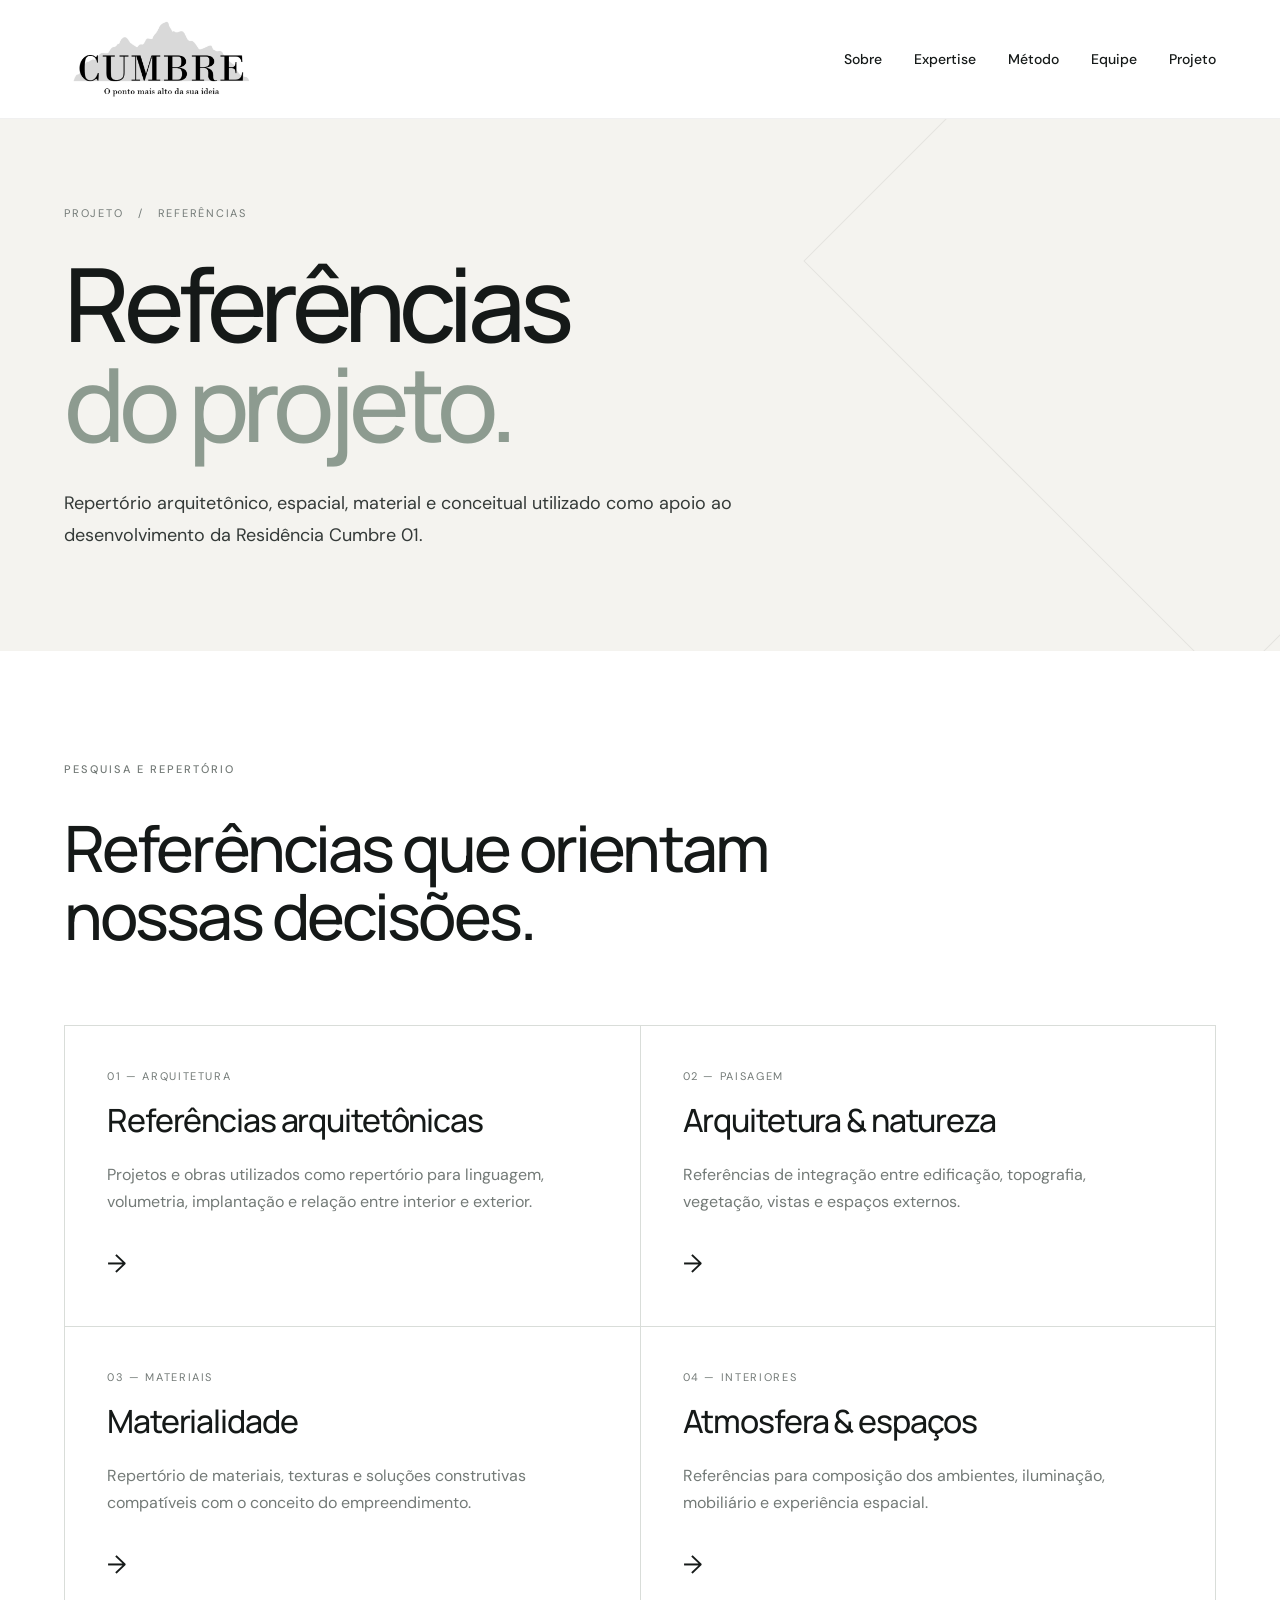
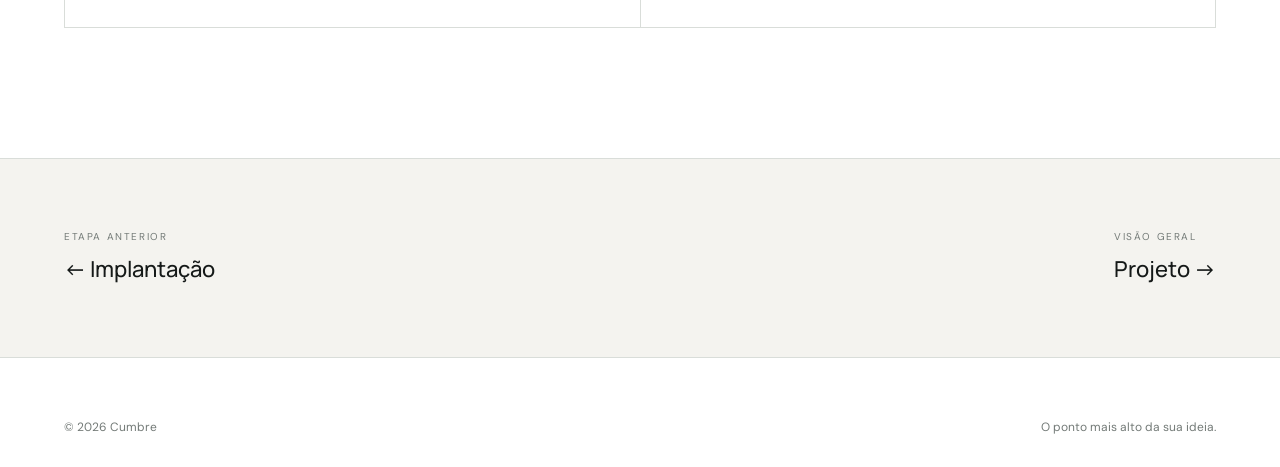
<file: referencias.html>
<!DOCTYPE html>
<html lang="pt-BR">

<head>

    <meta charset="UTF-8">

    <meta name="viewport" content="width=device-width, initial-scale=1.0">

    <title>Referências | Cumbre</title>

    <meta
        name="description"
        content="Referências arquitetônicas e conceituais do projeto Cumbre."
    >

    <!-- FONTES -->
    <link rel="preconnect" href="https://fonts.googleapis.com">

    <link
        rel="preconnect"
        href="https://fonts.gstatic.com"
        crossorigin
    >

    <link
        href="https://fonts.googleapis.com/css2?family=DM+Sans:wght@400;500;600&family=Manrope:wght@400;500;600&display=swap"
        rel="stylesheet"
    >


    <style>

        /* =========================
           CONFIGURAÇÕES GERAIS
        ========================== */

        :root {

            --bg: #f4f3ef;
            --white: #ffffff;

            --dark: #151918;
            --text: #343a38;
            --muted: #737a77;

            --accent: #8d9b90;

            --line: #d9ddd9;

            --max-width: 1240px;
        }


        * {
            margin: 0;
            padding: 0;

            box-sizing: border-box;
        }


        html {
            scroll-behavior: smooth;
        }


        body {

            min-height: 100vh;

            background: var(--bg);

            color: var(--dark);

            font-family: "DM Sans", sans-serif;

            line-height: 1.6;
        }


        a {
            color: inherit;

            text-decoration: none;
        }


        img {
            display: block;

            max-width: 100%;
        }


        .container {

            width: min(90%, var(--max-width));

            margin: 0 auto;
        }



        /* =========================
           HEADER PADRÃO CUMBRE
        ========================== */

        header {

            position: fixed;

            top: 0;
            left: 0;

            width: 100%;

            z-index: 1000;

            background: #ffffff;

            border-bottom: 1px solid rgba(0,0,0,.06);
        }


        nav {

            min-height: 118px;

            display: flex;

            align-items: center;

            justify-content: space-between;

            gap: 40px;
        }


        .logo {

            display: flex;

            align-items: center;

            flex-shrink: 0;
        }


        .logo img {

            width: 190px;

            height: auto;

            display: block;
        }


        .nav-links {

            display: flex;

            align-items: center;

            gap: 32px;

            font-size: 14px;

            font-weight: 500;
        }


        .nav-links > a,
        .nav-project {

            position: relative;

            padding: 8px 0;
        }


        .nav-links > a::after,
        .nav-project::after {

            content: "";

            position: absolute;

            bottom: 0;
            left: 0;

            width: 0;

            height: 1px;

            background: var(--dark);

            transition: width .25s ease;
        }


        .nav-links > a:hover::after,
        .nav-project:hover::after {

            width: 100%;
        }



        /* =========================
           DROPDOWN PROJETO
        ========================== */

        .nav-dropdown {

            position: relative;
        }


        .dropdown-menu {

            position: absolute;

            top: calc(100% + 7px);
            left: 50%;

            transform: translate(-50%, 8px);

            min-width: 190px;

            padding: 10px 0;

            background: #ffffff;

            border: 1px solid rgba(0,0,0,.08);

            box-shadow: 0 12px 35px rgba(0,0,0,.08);

            opacity: 0;

            visibility: hidden;

            transition:
                opacity .2s ease,
                transform .2s ease,
                visibility .2s ease;

            z-index: 2000;
        }


        .dropdown-menu a {

            display: block;

            padding: 11px 20px;

            color: var(--dark);

            font-size: 13px;

            white-space: nowrap;

            transition:
                background .2s ease,
                padding-left .2s ease;
        }


        .dropdown-menu a::after {

            display: none;
        }


        .dropdown-menu a:hover {

            background: var(--bg);

            padding-left: 24px;
        }


        .nav-dropdown:hover .dropdown-menu,
        .nav-dropdown:focus-within .dropdown-menu {

            opacity: 1;

            visibility: visible;

            transform: translate(-50%, 0);
        }



        /* =========================
           CABEÇALHO DA PÁGINA
        ========================== */

        .references-hero {

            padding: 205px 0 100px;

            position: relative;

            overflow: hidden;
        }


        .references-hero::after {

            content: "";

            position: absolute;

            width: 600px;
            height: 600px;

            right: -250px;
            top: -40px;

            border: 1px solid rgba(0,0,0,.07);

            transform: rotate(45deg);
        }


        .breadcrumb {

            position: relative;

            z-index: 2;

            margin-bottom: 30px;

            color: var(--muted);

            font-size: 11px;

            letter-spacing: .16em;

            text-transform: uppercase;
        }


        .breadcrumb a {

            transition: color .2s ease;
        }


        .breadcrumb a:hover {

            color: var(--dark);
        }


        .references-hero h1 {

            position: relative;

            z-index: 2;

            font-family: "Manrope", sans-serif;

            font-size: clamp(62px, 8vw, 108px);

            font-weight: 500;

            line-height: .98;

            letter-spacing: -.06em;
        }


        .references-hero h1 span {

            color: var(--accent);
        }


        .references-intro {

            position: relative;

            z-index: 2;

            max-width: 700px;

            margin-top: 35px;

            color: var(--text);

            font-size: 18px;

            line-height: 1.75;
        }



        /* =========================
           CONTEÚDO DAS REFERÊNCIAS
        ========================== */

        .references-content {

            padding: 110px 0 130px;

            background: #ffffff;
        }


        .section-label {

            margin-bottom: 35px;

            color: var(--muted);

            font-size: 11px;

            font-weight: 500;

            letter-spacing: .18em;

            text-transform: uppercase;
        }


        .section-title {

            max-width: 760px;

            font-family: "Manrope", sans-serif;

            font-size: clamp(42px, 5vw, 68px);

            font-weight: 500;

            letter-spacing: -.045em;

            line-height: 1.06;
        }


        .references-grid {

            display: grid;

            grid-template-columns: repeat(2, 1fr);

            gap: 1px;

            margin-top: 75px;

            background: var(--line);

            border: 1px solid var(--line);
        }


        .reference-card {

            min-height: 300px;

            padding: 42px;

            display: flex;

            flex-direction: column;

            justify-content: space-between;

            background: #ffffff;

            transition:
                background .25s ease,
                color .25s ease;
        }


        .reference-card:hover {

            background: var(--dark);

            color: #ffffff;
        }


        .reference-number {

            color: var(--muted);

            font-size: 11px;

            letter-spacing: .15em;

            text-transform: uppercase;
        }


        .reference-card:hover .reference-number,
        .reference-card:hover p {

            color: #afb5b1;
        }


        .reference-card h2 {

            margin-top: auto;

            font-family: "Manrope", sans-serif;

            font-size: 32px;

            font-weight: 500;

            letter-spacing: -.035em;
        }


        .reference-card p {

            max-width: 470px;

            margin-top: 15px;

            color: var(--muted);

            line-height: 1.7;

            transition: color .25s ease;
        }


        .reference-arrow {

            margin-top: 28px;

            font-size: 25px;
        }



        /* =========================
           PRÓXIMA / ANTERIOR
        ========================== */

        .navigation-stage {

            padding: 70px 0;

            background: var(--bg);

            border-top: 1px solid var(--line);
        }


        .navigation-row {

            display: flex;

            align-items: center;

            justify-content: space-between;

            gap: 50px;
        }


        .navigation-row a {

            transition: opacity .2s ease;
        }


        .navigation-row a:hover {

            opacity: .55;
        }


        .navigation-row small {

            display: block;

            margin-bottom: 7px;

            color: var(--muted);

            font-size: 10px;

            letter-spacing: .16em;

            text-transform: uppercase;
        }


        .navigation-row strong {

            font-family: "Manrope", sans-serif;

            font-size: 22px;

            font-weight: 500;
        }



        /* =========================
           FOOTER
        ========================== */

        footer {

            background: #ffffff;

            padding: 60px 0 30px;

            border-top: 1px solid var(--line);
        }


        .footer-bottom {

            display: flex;

            justify-content: space-between;

            gap: 40px;

            color: var(--muted);

            font-size: 12px;
        }



        /* =========================
           RESPONSIVO
        ========================== */

        @media (max-width: 900px) {

            .nav-links {

                display: none;
            }


            .references-grid {

                grid-template-columns: 1fr;
            }

        }


        @media (max-width: 600px) {

            nav {

                min-height: 105px;
            }


            .logo img {

                width: 165px;
            }


            .references-hero {

                padding-top: 175px;
            }


            .references-content {

                padding: 80px 0;
            }


            .reference-card {

                min-height: 260px;

                padding: 32px;
            }


            .navigation-row {

                flex-direction: column;

                align-items: flex-start;
            }


            .footer-bottom {

                flex-direction: column;
            }

        }

    </style>

</head>



<body>


<!-- =========================
     HEADER
========================== -->

<header>

    <div class="container">

        <nav>

            <a href="./index.html" class="logo">

                <img
                    src="./assets/images/logo-cumbre.png"
                    alt="Cumbre — O ponto mais alto da sua ideia"
                >

            </a>


            <div class="nav-links">

                <a href="./index.html#sobre">
                    Sobre
                </a>

                <a href="./index.html#expertise">
                    Expertise
                </a>

                <a href="./index.html#metodo">
                    Método
                </a>
                <a href="./index.html#equipe">
                    Equipe
                </a>

                <div class="nav-dropdown">

                    <a
                        href="./projeto.html"
                        class="nav-project"
                    >
                        Projeto
                    </a>


                    <div class="dropdown-menu">

                        <a href="./implantacao.html">
                            Implantação
                        </a>

                        <a href="./referencias.html">
                            Referências
                        </a>

                    </div>

                </div>
               
            </div>

        </nav>

    </div>

</header>



<main>


<!-- =========================
     HERO
========================== -->

<section class="references-hero">

    <div class="container">

        <div class="breadcrumb">

            <a href="./projeto.html">
                Projeto
            </a>

            &nbsp; / &nbsp;

            Referências

        </div>


        <h1>

            Referências<br>

            <span>
                do projeto.
            </span>

        </h1>


        <p class="references-intro">

            Repertório arquitetônico, espacial, material e conceitual
            utilizado como apoio ao desenvolvimento da Residência
            Cumbre 01.

        </p>

    </div>

</section>



<!-- =========================
     CONTEÚDO
========================== -->

<section class="references-content">

    <div class="container">


        <p class="section-label">
            Pesquisa e repertório
        </p>


        <h2 class="section-title">

            Referências que orientam
            nossas decisões.

        </h2>



        <div class="references-grid">


            <article class="reference-card">

                <span class="reference-number">
                    01 — Arquitetura
                </span>


                <div>

                    <h2>
                        Referências arquitetônicas
                    </h2>


                    <p>

                        Projetos e obras utilizados como repertório
                        para linguagem, volumetria, implantação
                        e relação entre interior e exterior.

                    </p>


                    <div class="reference-arrow">
                        →
                    </div>

                </div>

            </article>



            <article class="reference-card">

                <span class="reference-number">
                    02 — Paisagem
                </span>


                <div>

                    <h2>
                        Arquitetura & natureza
                    </h2>


                    <p>

                        Referências de integração entre edificação,
                        topografia, vegetação, vistas e espaços
                        externos.

                    </p>


                    <div class="reference-arrow">
                        →
                    </div>

                </div>

            </article>



            <article class="reference-card">

                <span class="reference-number">
                    03 — Materiais
                </span>


                <div>

                    <h2>
                        Materialidade
                    </h2>


                    <p>

                        Repertório de materiais, texturas e soluções
                        construtivas compatíveis com o conceito
                        do empreendimento.

                    </p>


                    <div class="reference-arrow">
                        →
                    </div>

                </div>

            </article>



            <article class="reference-card">

                <span class="reference-number">
                    04 — Interiores
                </span>


                <div>

                    <h2>
                        Atmosfera & espaços
                    </h2>


                    <p>

                        Referências para composição dos ambientes,
                        iluminação, mobiliário e experiência espacial.

                    </p>


                    <div class="reference-arrow">
                        →
                    </div>

                </div>

            </article>


        </div>

    </div>

</section>



<!-- =========================
     NAVEGAÇÃO ENTRE ETAPAS
========================== -->

<section class="navigation-stage">

    <div class="container">

        <div class="navigation-row">


            <a href="./implantacao.html">

                <small>
                    Etapa anterior
                </small>

                <strong>
                    ← Implantação
                </strong>

            </a>


            <a href="./projeto.html">

                <small>
                    Visão geral
                </small>

                <strong>
                    Projeto →
                </strong>

            </a>


        </div>

    </div>

</section>


</main>



<!-- =========================
     FOOTER
========================== -->

<footer>

    <div class="container">

        <div class="footer-bottom">

            <span>
                © 2026 Cumbre
            </span>

            <span>
                O ponto mais alto da sua ideia.
            </span>

        </div>

    </div>

</footer>


</body>

</html>
</file>
